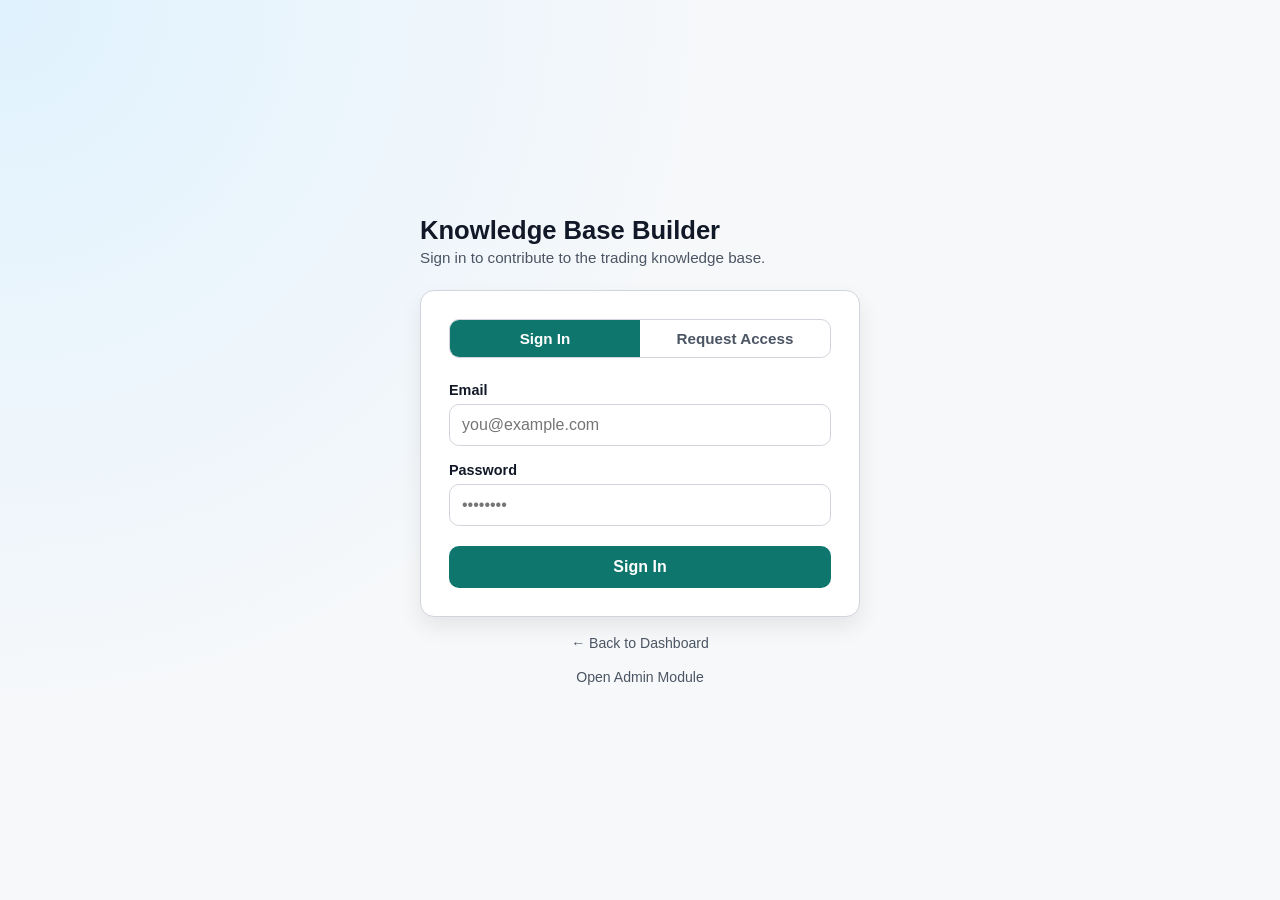
<file: web/templates/login.html>
<!DOCTYPE html>
<html lang="en">
<head>
    <meta charset="UTF-8">
    <meta name="viewport" content="width=device-width, initial-scale=1.0">
    <title>KB Builder – Sign In</title>
    <style>
        :root {
            --bg: #f6f8fa;
            --panel: #ffffff;
            --text: #111827;
            --muted: #4b5563;
            --accent: #0f766e;
            --accent-dark: #115e59;
            --border: #d1d5db;
            --ok: #065f46;
            --err: #991b1b;
        }

        * { box-sizing: border-box; }

        body {
            margin: 0;
            font-family: "Segoe UI", Tahoma, Geneva, Verdana, sans-serif;
            background: radial-gradient(circle at top left, #e0f2fe 0%, var(--bg) 45%);
            color: var(--text);
            min-height: 100vh;
            display: flex;
            align-items: center;
            justify-content: center;
            padding: 24px 16px;
        }

        .container {
            width: 100%;
            max-width: 440px;
        }

        h1 {
            font-size: 1.6rem;
            margin: 0 0 4px;
        }

        .subtitle {
            color: var(--muted);
            margin: 0 0 24px;
            font-size: 0.95rem;
        }

        .card {
            background: var(--panel);
            border: 1px solid var(--border);
            border-radius: 14px;
            box-shadow: 0 10px 22px rgba(0, 0, 0, 0.08);
            padding: 28px;
        }

        .tabs {
            display: flex;
            gap: 0;
            margin-bottom: 24px;
            border: 1px solid var(--border);
            border-radius: 10px;
            overflow: hidden;
        }

        .tab-btn {
            flex: 1;
            padding: 10px;
            border: 0;
            background: transparent;
            cursor: pointer;
            font-size: 0.95rem;
            font-weight: 600;
            color: var(--muted);
            transition: background 0.15s, color 0.15s;
        }

        .tab-btn.active {
            background: var(--accent);
            color: #fff;
        }

        .tab-btn:not(.active):hover {
            background: #f0fdf4;
            color: var(--accent);
        }

        .tab-panel { display: none; }
        .tab-panel.active { display: block; }

        .field { margin-bottom: 16px; }

        label {
            display: block;
            font-weight: 600;
            font-size: 0.9rem;
            margin-bottom: 6px;
        }

        input[type="email"],
        input[type="password"],
        input[type="text"] {
            width: 100%;
            padding: 11px 12px;
            border: 1px solid var(--border);
            border-radius: 10px;
            font-size: 1rem;
        }

        input:focus {
            outline: 2px solid #99f6e4;
            border-color: var(--accent);
        }

        .btn {
            width: 100%;
            border: 0;
            border-radius: 10px;
            background: var(--accent);
            color: #fff;
            padding: 12px;
            font-size: 1rem;
            font-weight: 700;
            cursor: pointer;
            margin-top: 4px;
        }

        .btn:hover { background: var(--accent-dark); }
        .btn:disabled { opacity: 0.7; cursor: wait; }

        .msg {
            margin-top: 16px;
            padding: 12px;
            border-radius: 8px;
            font-size: 0.9rem;
            display: none;
        }

        .msg.ok {
            background: #d1fae5;
            color: var(--ok);
            border: 1px solid #6ee7b7;
            display: block;
        }

        .msg.err {
            background: #fee2e2;
            color: var(--err);
            border: 1px solid #fca5a5;
            display: block;
        }

        .info-box {
            background: #eff6ff;
            border: 1px solid #bfdbfe;
            border-radius: 8px;
            padding: 12px;
            font-size: 0.85rem;
            color: #1e40af;
            margin-bottom: 16px;
            line-height: 1.5;
        }

        .back-link {
            display: block;
            text-align: center;
            margin-top: 18px;
            color: var(--muted);
            font-size: 0.88rem;
            text-decoration: none;
        }

        .back-link:hover { color: var(--accent); }

        @media (max-width: 480px) {
            .card { padding: 20px; }
            h1 { font-size: 1.3rem; }
        }
    </style>
</head>
<body>
    <div class="container">
        <h1>Knowledge Base Builder</h1>
        <p class="subtitle">Sign in to contribute to the trading knowledge base.</p>

        <div class="card">
            <div class="tabs">
                <button class="tab-btn active" data-tab="login">Sign In</button>
                <button class="tab-btn" data-tab="register">Request Access</button>
            </div>

            <!-- Login Tab -->
            <div id="tab-login" class="tab-panel active">
                <form id="loginForm">
                    <div class="field">
                        <label for="loginEmail">Email</label>
                        <input id="loginEmail" type="email" placeholder="you@example.com" autocomplete="username" required>
                    </div>
                    <div class="field">
                        <label for="loginPassword">Password</label>
                        <input id="loginPassword" type="password" placeholder="••••••••" autocomplete="current-password" required>
                    </div>
                    <button class="btn" id="loginBtn" type="submit">Sign In</button>
                </form>
                <div id="loginMsg" class="msg"></div>
            </div>

            <!-- Register Tab -->
            <div id="tab-register" class="tab-panel">
                <div class="info-box">
                    After submitting, check your inbox for a <strong>verification email</strong>.
                    Click the link inside to verify your address, then wait for admin approval before you can log in.
                </div>
                <form id="registerForm">
                    <div class="field">
                        <label for="regEmail">Email</label>
                        <input id="regEmail" type="email" placeholder="you@example.com" autocomplete="username" required>
                    </div>
                    <div class="field">
                        <label for="regPassword">Password <span style="font-weight:400;color:var(--muted)">(min 8 characters)</span></label>
                        <input id="regPassword" type="password" placeholder="••••••••" autocomplete="new-password" required minlength="8">
                    </div>
                    <div class="field">
                        <label for="regConfirm">Confirm Password</label>
                        <input id="regConfirm" type="password" placeholder="••••••••" autocomplete="new-password" required minlength="8">
                    </div>
                    <button class="btn" id="registerBtn" type="submit">Request Access</button>
                </form>
                <div id="registerMsg" class="msg"></div>
                <div id="resendArea" style="display:none;margin-top:14px;text-align:center">
                    <span style="font-size:0.87rem;color:var(--muted)">Didn't receive the email?</span>
                    <button id="resendBtn" type="button"
                        style="background:none;border:none;color:var(--accent);font-size:0.87rem;font-weight:600;cursor:pointer;text-decoration:underline;padding:0 4px">
                        Resend verification email
                    </button>
                </div>
            </div>
        </div>

        <a href="/" class="back-link">← Back to Dashboard</a>
        <a href="/admin" class="back-link">Open Admin Module</a>
    </div>

    <script>
        // ── Tab switching ───────────────────────────────────────────────────
        document.querySelectorAll(".tab-btn").forEach(btn => {
            btn.addEventListener("click", () => {
                const target = btn.dataset.tab;
                document.querySelectorAll(".tab-btn").forEach(b => b.classList.remove("active"));
                document.querySelectorAll(".tab-panel").forEach(p => p.classList.remove("active"));
                btn.classList.add("active");
                document.getElementById("tab-" + target).classList.add("active");
            });
        });

        // ── Handle verification redirect params ─────────────────────────────
        const urlParams = new URLSearchParams(window.location.search);
        if (urlParams.get("verified") === "1") {
            const loginMsg = document.getElementById("loginMsg");
            loginMsg.className = "msg ok";
            loginMsg.textContent = "✅ Email verified! Your request is now awaiting admin approval.";
        } else if (urlParams.get("verified_error") === "1") {
            const loginMsg = document.getElementById("loginMsg");
            loginMsg.className = "msg err";
            loginMsg.textContent = "Verification link is invalid or has expired. Please register again or use Resend.";
        }

        // ── Redirect if already authenticated ──────────────────────────────
        const existingToken = localStorage.getItem("kb_token");
        if (existingToken) {
            // Verify token is still valid
            fetch("/auth/me", {
                headers: { "Authorization": "Bearer " + existingToken }
            }).then(r => {
                if (r.ok) window.location.href = "/knowledge-base-builder";
            });
        }

        // ── Redirect target ─────────────────────────────────────────────────
        const params = new URLSearchParams(window.location.search);
        const redirectTo = params.get("next") || "";

        // ── Login form ──────────────────────────────────────────────────────
        const loginForm = document.getElementById("loginForm");
        const loginMsg  = document.getElementById("loginMsg");
        const loginBtn  = document.getElementById("loginBtn");

        loginForm.addEventListener("submit", async e => {
            e.preventDefault();
            loginMsg.className = "msg";
            loginBtn.disabled = true;
            loginBtn.textContent = "Signing in…";

            const email    = document.getElementById("loginEmail").value.trim();
            const password = document.getElementById("loginPassword").value;

            try {
                const resp = await fetch("/auth/login", {
                    method: "POST",
                    headers: { "Content-Type": "application/json" },
                    body: JSON.stringify({ email, password })
                });
                const data = await resp.json();
                if (!resp.ok) throw new Error(data.detail || "Login failed");

                localStorage.setItem("kb_token", data.access_token);
                loginMsg.className = "msg ok";
                loginMsg.textContent = "Signed in! Redirecting…";
                if (redirectTo) {
                    setTimeout(() => window.location.href = redirectTo, 600);
                } else {
                    const meResp = await fetch("/auth/me", {
                        headers: { "Authorization": "Bearer " + data.access_token }
                    });
                    const me = meResp.ok ? await meResp.json() : null;
                    const nextPath = me && me.is_admin ? "/admin" : "/knowledge-base-builder";
                    setTimeout(() => window.location.href = nextPath, 600);
                }
            } catch (err) {
                loginMsg.className = "msg err";
                loginMsg.textContent = err.message;
            } finally {
                loginBtn.disabled = false;
                loginBtn.textContent = "Sign In";
            }
        });

        // ── Register form ───────────────────────────────────────────────────
        const registerForm = document.getElementById("registerForm");
        const registerMsg  = document.getElementById("registerMsg");
        const registerBtn  = document.getElementById("registerBtn");

        let _lastRegisteredEmail = "";

        registerForm.addEventListener("submit", async e => {
            e.preventDefault();
            registerMsg.className = "msg";
            registerBtn.disabled = true;
            registerBtn.textContent = "Submitting…";

            const email    = document.getElementById("regEmail").value.trim();
            const password = document.getElementById("regPassword").value;
            const confirm  = document.getElementById("regConfirm").value;

            if (password !== confirm) {
                registerMsg.className = "msg err";
                registerMsg.textContent = "Passwords do not match";
                registerBtn.disabled = false;
                registerBtn.textContent = "Request Access";
                return;
            }

            try {
                const resp = await fetch("/auth/register", {
                    method: "POST",
                    headers: { "Content-Type": "application/json" },
                    body: JSON.stringify({ email, password })
                });
                const data = await resp.json();
                if (!resp.ok) throw new Error(data.detail || "Registration failed");

                _lastRegisteredEmail = email;
                registerMsg.className = "msg ok";
                registerMsg.textContent = data.message || "Request submitted.";
                registerForm.reset();

                // Show resend option if a verification email was sent
                if (data.email_verification_sent) {
                    document.getElementById("resendArea").style.display = "block";
                }

                // Auto-redirect admin immediately
                if (data.approved && data.token) {
                    localStorage.setItem("kb_token", data.token);
                    setTimeout(() => window.location.href = redirectTo, 800);
                }
            } catch (err) {
                registerMsg.className = "msg err";
                registerMsg.textContent = err.message;
            } finally {
                registerBtn.disabled = false;
                registerBtn.textContent = "Request Access";
            }
        });

        // ── Resend verification ─────────────────────────────────────────────
        const resendBtn = document.getElementById("resendBtn");

        resendBtn.addEventListener("click", async () => {
            const email = _lastRegisteredEmail || document.getElementById("regEmail").value.trim();
            if (!email) {
                registerMsg.className = "msg err";
                registerMsg.textContent = "Enter your email address above, then click Resend.";
                return;
            }
            resendBtn.disabled = true;
            resendBtn.textContent = "Sending…";
            try {
                await fetch("/auth/resend-verification", {
                    method: "POST",
                    headers: { "Content-Type": "application/json" },
                    body: JSON.stringify({ email })
                });
                registerMsg.className = "msg ok";
                registerMsg.textContent = "If that address is registered and unverified, a new link has been sent. Check your inbox.";
            } catch (_) {
                registerMsg.className = "msg err";
                registerMsg.textContent = "Could not resend email. Please try again.";
            } finally {
                resendBtn.disabled = false;
                resendBtn.textContent = "Resend verification email";
            }
        });
    </script>
</body>
</html>
</file>
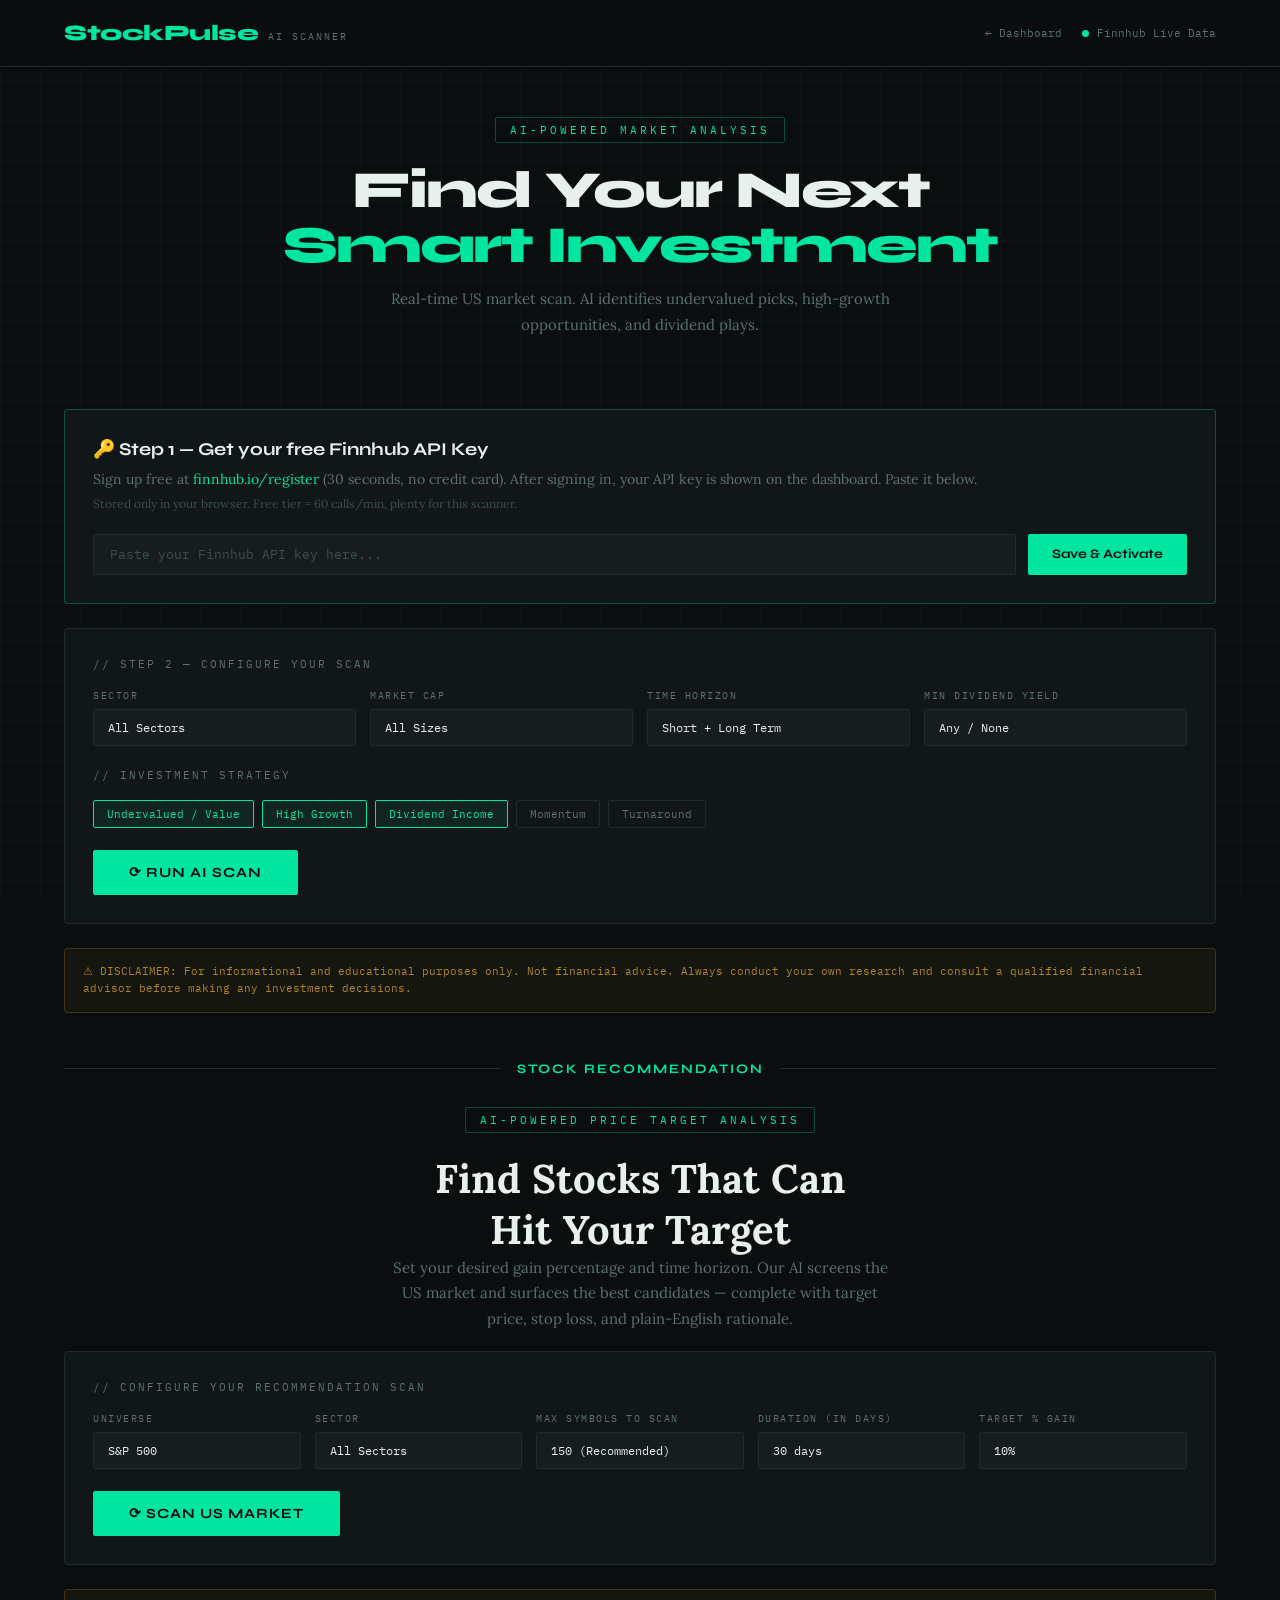
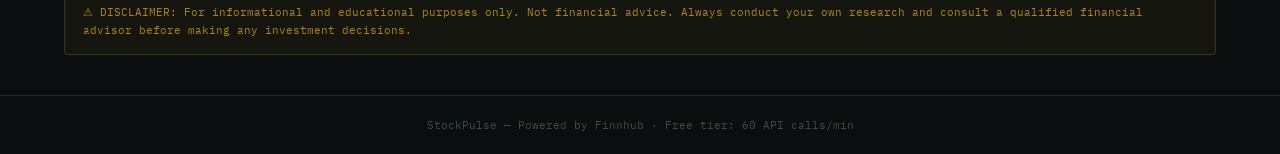
<file: web/templates/stock-scanner.html>
<!DOCTYPE html>
<html lang="en">
<head>
<meta charset="UTF-8">
<meta name="viewport" content="width=device-width, initial-scale=1.0">
<title>StockPulse — AI Market Scanner</title>
<link href="https://fonts.googleapis.com/css2?family=Syne:wght@400;600;700;800&family=IBM+Plex+Mono:wght@400;500&family=Lora:ital,wght@0,400;0,600;1,400&display=swap" rel="stylesheet">
<style>
  :root {
    --bg: #0a0e0f; --surface: #111618; --surface2: #171d1f; --border: #1f2a2d;
    --accent: #00e5a0; --accent2: #00b37a; --gold: #f0b429; --red: #ff4d6a;
    --blue: #4d9fff; --text: #e8f0ee; --muted: #5a7270; --muted2: #3a4f4d;
  }
  * { box-sizing: border-box; margin: 0; padding: 0; }
  body { background: var(--bg); color: var(--text); font-family: 'Lora', Georgia, serif; min-height: 100vh; overflow-x: hidden; }
  body::before { content: ''; position: fixed; inset: 0; background-image: linear-gradient(rgba(0,229,160,0.03) 1px, transparent 1px), linear-gradient(90deg, rgba(0,229,160,0.03) 1px, transparent 1px); background-size: 40px 40px; pointer-events: none; z-index: 0; }
  .container { max-width: 1200px; margin: 0 auto; padding: 0 24px; position: relative; z-index: 1; }
  header { border-bottom: 1px solid var(--border); padding: 20px 0; background: rgba(10,14,15,0.92); backdrop-filter: blur(12px); position: sticky; top: 0; z-index: 100; }
  .header-inner { display: flex; align-items: center; justify-content: space-between; }
  .logo { display: flex; align-items: baseline; gap: 10px; }
  .logo-mark { font-family: 'Syne', sans-serif; font-weight: 800; font-size: 22px; color: var(--accent); letter-spacing: -0.5px; }
  .logo-sub { font-family: 'IBM Plex Mono', monospace; font-size: 10px; color: var(--muted); letter-spacing: 2px; text-transform: uppercase; }
  .status-pill { display: flex; align-items: center; gap: 8px; font-family: 'IBM Plex Mono', monospace; font-size: 11px; color: var(--muted); }
  .status-dot { width: 7px; height: 7px; border-radius: 50%; background: var(--accent); animation: pulse 2s infinite; }
  @keyframes pulse { 0%,100%{opacity:1}50%{opacity:0.3} }
  .api-setup { background: var(--surface); border: 1px solid rgba(0,229,160,0.3); border-radius: 4px; padding: 28px; margin: 40px 0 24px; }
  .api-setup-title { font-family: 'Syne', sans-serif; font-weight: 700; font-size: 18px; margin-bottom: 8px; }
  .api-setup-desc { font-size: 14px; color: var(--muted); line-height: 1.7; margin-bottom: 18px; }
  .api-setup-desc a { color: var(--accent); text-decoration: none; }
  .api-input-row { display: flex; gap: 12px; flex-wrap: wrap; }
  .api-input-row input { flex: 1; min-width: 240px; background: var(--surface2); border: 1px solid var(--border); color: var(--text); padding: 11px 16px; font-family: 'IBM Plex Mono', monospace; font-size: 13px; border-radius: 2px; outline: none; transition: border-color 0.2s; }
  .api-input-row input:focus { border-color: var(--accent); }
  .api-input-row input::placeholder { color: var(--muted2); }
  .save-key-btn { background: var(--accent); color: #0a0e0f; border: none; padding: 11px 24px; font-family: 'Syne', sans-serif; font-weight: 700; font-size: 13px; border-radius: 2px; cursor: pointer; transition: all 0.2s; white-space: nowrap; }
  .save-key-btn:hover { background: var(--accent2); }
  .key-saved { display: none; font-family: 'IBM Plex Mono', monospace; font-size: 11px; color: var(--accent); margin-top: 10px; }
  .key-saved.visible { display: block; }
  .hero { padding: 50px 0 32px; text-align: center; }
  .hero-tag { display: inline-block; font-family: 'IBM Plex Mono', monospace; font-size: 11px; letter-spacing: 3px; text-transform: uppercase; color: var(--accent); border: 1px solid rgba(0,229,160,0.3); padding: 5px 14px; border-radius: 2px; margin-bottom: 20px; }
  h1 { font-family: 'Syne', sans-serif; font-weight: 800; font-size: clamp(28px, 5vw, 52px); line-height: 1.05; letter-spacing: -2px; margin-bottom: 14px; }
  h1 span { color: var(--accent); }
  .hero-desc { color: var(--muted); font-size: 15px; max-width: 500px; margin: 0 auto; line-height: 1.7; }
  .scanner-panel { background: var(--surface); border: 1px solid var(--border); border-radius: 4px; padding: 28px; margin-bottom: 24px; }
  .panel-title { font-family: 'IBM Plex Mono', monospace; font-size: 11px; letter-spacing: 2px; text-transform: uppercase; color: var(--muted); margin-bottom: 18px; }
  .filters { display: grid; grid-template-columns: repeat(auto-fit, minmax(170px, 1fr)); gap: 14px; margin-bottom: 22px; }
  .filter-group label { display: block; font-family: 'IBM Plex Mono', monospace; font-size: 10px; letter-spacing: 1.5px; text-transform: uppercase; color: var(--muted); margin-bottom: 7px; }
  .filter-group select { width: 100%; background: var(--surface2); border: 1px solid var(--border); color: var(--text); padding: 10px 14px; font-family: 'IBM Plex Mono', monospace; font-size: 12px; border-radius: 2px; outline: none; transition: border-color 0.2s; appearance: none; cursor: pointer; }
  .filter-group select:focus { border-color: var(--accent); }
  .strategy-tags { display: flex; gap: 8px; flex-wrap: wrap; margin-bottom: 22px; }
  .tag { font-family: 'IBM Plex Mono', monospace; font-size: 11px; padding: 6px 13px; border-radius: 2px; border: 1px solid var(--border); color: var(--muted); cursor: pointer; transition: all 0.2s; user-select: none; }
  .tag.active { border-color: var(--accent); color: var(--accent); background: rgba(0,229,160,0.07); }
  .scan-btn { background: var(--accent); color: #0a0e0f; border: none; padding: 14px 36px; font-family: 'Syne', sans-serif; font-weight: 700; font-size: 14px; letter-spacing: 1px; text-transform: uppercase; border-radius: 2px; cursor: pointer; transition: all 0.2s; display: flex; align-items: center; gap: 10px; }
  .scan-btn:hover { background: var(--accent2); transform: translateY(-1px); }
  .scan-btn:disabled { opacity: 0.5; cursor: not-allowed; transform: none; }
  .loading-state { display: none; text-align: center; padding: 60px 20px; }
  .loading-state.visible { display: block; }
  .spinner { width: 38px; height: 38px; border: 2px solid var(--border); border-top-color: var(--accent); border-radius: 50%; animation: spin 0.8s linear infinite; margin: 0 auto 18px; }
  @keyframes spin { to { transform: rotate(360deg); } }
  .loading-text { font-family: 'IBM Plex Mono', monospace; font-size: 13px; color: var(--muted); }
  .loading-steps { margin-top: 14px; display: flex; flex-direction: column; align-items: center; gap: 5px; }
  .loading-step { font-family: 'IBM Plex Mono', monospace; font-size: 11px; color: var(--muted2); opacity: 0; transition: opacity 0.4s; }
  .loading-step.active { color: var(--accent); opacity: 1; }
  .loading-step.done { color: var(--muted); opacity: 0.6; }
  .progress-bar-wrap { width: 200px; height: 2px; background: var(--border); margin: 16px auto 0; border-radius: 2px; overflow: hidden; }
  .progress-bar { height: 100%; background: var(--accent); width: 0%; transition: width 0.5s; }
  .results-section { display: none; }
  .results-section.visible { display: block; }
  .results-header { display: flex; align-items: center; justify-content: space-between; margin-bottom: 20px; }
  .results-title { font-family: 'Syne', sans-serif; font-weight: 700; font-size: 20px; }
  .results-count { font-family: 'IBM Plex Mono', monospace; font-size: 12px; color: var(--muted); }
  .stocks-grid { display: grid; grid-template-columns: repeat(auto-fill, minmax(340px, 1fr)); gap: 18px; margin-bottom: 40px; }
  .stock-card { background: var(--surface); border: 1px solid var(--border); border-radius: 4px; padding: 22px; transition: border-color 0.2s, transform 0.2s; opacity: 0; transform: translateY(16px); animation: cardIn 0.4s forwards; }
  .stock-card:hover { border-color: var(--accent); transform: translateY(-2px); }
  @keyframes cardIn { to { opacity: 1; transform: translateY(0); } }
  .card-top { display: flex; justify-content: space-between; align-items: flex-start; margin-bottom: 14px; }
  .stock-ticker { font-family: 'Syne', sans-serif; font-weight: 800; font-size: 22px; letter-spacing: -0.5px; }
  .stock-name { font-size: 12px; color: var(--muted); margin-top: 3px; font-family: 'IBM Plex Mono', monospace; max-width: 200px; overflow: hidden; text-overflow: ellipsis; white-space: nowrap; }
  .score-badge { text-align: right; }
  .score-label { font-family: 'IBM Plex Mono', monospace; font-size: 9px; letter-spacing: 1.5px; text-transform: uppercase; color: var(--muted); margin-bottom: 2px; }
  .score-value { font-family: 'Syne', sans-serif; font-weight: 800; font-size: 26px; line-height: 1; }
  .score-high { color: var(--accent); }
  .score-mid { color: var(--gold); }
  .score-low { color: var(--red); }
  .metrics-row { display: grid; grid-template-columns: repeat(3, 1fr); gap: 10px; padding: 14px 0; border-top: 1px solid var(--border); border-bottom: 1px solid var(--border); margin-bottom: 14px; }
  .metric { text-align: center; }
  .metric-label { font-family: 'IBM Plex Mono', monospace; font-size: 9px; letter-spacing: 1px; text-transform: uppercase; color: var(--muted); margin-bottom: 4px; }
  .metric-value { font-family: 'IBM Plex Mono', monospace; font-size: 13px; font-weight: 500; }
  .up { color: var(--accent); } .down { color: var(--red); }
  .strategy-labels { display: flex; gap: 6px; flex-wrap: wrap; margin-bottom: 12px; }
  .strategy-label { font-family: 'IBM Plex Mono', monospace; font-size: 9px; letter-spacing: 1px; text-transform: uppercase; padding: 3px 8px; border-radius: 2px; }
  .label-value { background: rgba(77,159,255,0.15); color: var(--blue); }
  .label-growth { background: rgba(0,229,160,0.1); color: var(--accent); }
  .label-dividend { background: rgba(240,180,41,0.12); color: var(--gold); }
  .label-momentum { background: rgba(255,77,106,0.12); color: var(--red); }
  .ai-analysis { font-size: 13px; line-height: 1.7; color: #a0b8b4; font-style: italic; border-left: 2px solid var(--accent); padding-left: 12px; }
  .ai-summary-section { background: var(--surface); border: 1px solid var(--border); border-radius: 4px; padding: 26px; margin-bottom: 28px; display: none; }
  .ai-summary-section.visible { display: block; }
  .ai-summary-header { display: flex; align-items: center; gap: 10px; margin-bottom: 14px; }
  .ai-icon { width: 28px; height: 28px; background: rgba(0,229,160,0.1); border: 1px solid rgba(0,229,160,0.3); border-radius: 50%; display: flex; align-items: center; justify-content: center; font-size: 13px; }
  .ai-summary-title { font-family: 'Syne', sans-serif; font-weight: 700; font-size: 16px; }
  .ai-summary-text { font-size: 15px; line-height: 1.8; color: #a0b8b4; }
  .error-msg { display: none; background: rgba(255,77,106,0.07); border: 1px solid rgba(255,77,106,0.3); border-radius: 4px; padding: 16px 20px; font-family: 'IBM Plex Mono', monospace; font-size: 12px; color: var(--red); margin-bottom: 20px; line-height: 1.6; }
  .error-msg.visible { display: block; }
  .disclaimer { background: rgba(240,180,41,0.05); border: 1px solid rgba(240,180,41,0.2); border-radius: 4px; padding: 14px 18px; margin-bottom: 40px; font-family: 'IBM Plex Mono', monospace; font-size: 11px; color: rgba(240,180,41,0.7); line-height: 1.6; }
  footer { border-top: 1px solid var(--border); padding: 22px 0; text-align: center; font-family: 'IBM Plex Mono', monospace; font-size: 11px; color: var(--muted2); }

  /* ── BACK LINK ── */
  .back-link { font-family: 'IBM Plex Mono', monospace; font-size: 11px; color: var(--muted); text-decoration: none; display: inline-flex; align-items: center; gap: 6px; transition: color 0.2s; }
  .back-link:hover { color: var(--accent); }
  .header-nav { display: flex; align-items: center; gap: 20px; }

  /* ── MOBILE RESPONSIVE ── */
  @media (max-width: 768px) {
    .container { padding: 0 16px; }
    .logo-mark { font-size: 18px; }
    .logo-sub { display: none; }
    .status-pill span { display: none; }
    .hero { padding: 28px 0 20px; }
    h1 { letter-spacing: -1px; }
    .hero-desc { font-size: 13px; }
    .api-setup { padding: 20px; margin: 24px 0 16px; }
    .api-input-row { flex-direction: column; }
    .api-input-row input { min-width: unset; }
    .save-key-btn { width: 100%; padding: 12px; }
    .scanner-panel { padding: 20px; }
    .filters { grid-template-columns: 1fr 1fr; gap: 12px; }
    .strategy-tags { gap: 6px; }
    .tag { font-size: 10px; padding: 5px 10px; }
    .scan-btn { width: 100%; justify-content: center; padding: 14px; }
    .stocks-grid { grid-template-columns: 1fr; gap: 14px; }
    .results-header { flex-direction: column; align-items: flex-start; gap: 6px; }
    .ai-summary-section { padding: 18px; }
  }

  @media (max-width: 480px) {
    .container { padding: 0 12px; }
    .hero { padding: 20px 0 16px; }
    .api-setup { padding: 16px; }
    .api-setup-title { font-size: 15px; }
    .scanner-panel { padding: 16px; }
    .filters { grid-template-columns: 1fr; gap: 10px; }
    .stock-card { padding: 16px; }
    .card-top { gap: 8px; }
    .stock-ticker { font-size: 18px; }
    .score-value { font-size: 22px; }
    .metrics-row { grid-template-columns: repeat(3, 1fr); gap: 6px; }
    .metric-value { font-size: 11px; }
    .disclaimer { font-size: 10px; }
  }
  /* ── SECTION DIVIDER ── */
  .section-divider { display: flex; align-items: center; gap: 16px; margin: 48px 0 0; }
  .section-divider::before, .section-divider::after { content: ''; flex: 1; height: 1px; background: var(--border); }
  .section-divider-label { font-family: 'Syne', sans-serif; font-weight: 700; font-size: 13px; letter-spacing: 2px; text-transform: uppercase; color: var(--accent); white-space: nowrap; }

  /* ── RECOMMENDATION CARD EXTRAS ── */
  .exit-strategy { background: var(--surface2); border-radius: 4px; padding: 12px 14px; margin-top: 12px; }
  .exit-strategy-title { font-family: 'IBM Plex Mono', monospace; font-size: 9px; letter-spacing: 1.5px; text-transform: uppercase; color: var(--muted); margin-bottom: 8px; }
  .exit-row { display: flex; justify-content: space-between; gap: 10px; }
  .exit-item { flex: 1; text-align: center; }
  .exit-label { font-family: 'IBM Plex Mono', monospace; font-size: 9px; letter-spacing: 1px; text-transform: uppercase; color: var(--muted); margin-bottom: 3px; }
  .exit-value { font-family: 'IBM Plex Mono', monospace; font-size: 13px; font-weight: 500; }
  .target-price { color: var(--accent); }
  .stop-loss { color: var(--red); }
  .why-section { font-size: 12px; line-height: 1.7; color: #a0b8b4; font-style: italic; border-left: 2px solid var(--blue); padding-left: 12px; margin-top: 10px; }
  .risk-tags { display: flex; gap: 5px; flex-wrap: wrap; margin-top: 8px; }
  .risk-tag { font-family: 'IBM Plex Mono', monospace; font-size: 9px; padding: 2px 7px; border-radius: 2px; background: rgba(255,77,106,0.1); color: var(--red); }
</style>
</head>
<body>
<header>
  <div class="container header-inner">
    <div class="logo">
      <span class="logo-mark">StockPulse</span>
      <span class="logo-sub">AI Scanner</span>
    </div>
    <div class="header-nav">
      <a href="/" class="back-link">← Dashboard</a>
      <div class="status-pill"><div class="status-dot"></div><span>Finnhub Live Data</span></div>
    </div>
  </div>
</header>

<div class="container">
  <div class="hero">
    <div class="hero-tag">AI-Powered Market Analysis</div>
    <h1>Find Your Next<br><span>Smart Investment</span></h1>
    <p class="hero-desc">Real-time US market scan. AI identifies undervalued picks, high-growth opportunities, and dividend plays.</p>
  </div>

  <div class="api-setup" id="apiSetup">
    <div class="api-setup-title">🔑 Step 1 — Get your free Finnhub API Key</div>
    <div class="api-setup-desc">
      Sign up free at <a href="https://finnhub.io/register" target="_blank" rel="noopener noreferrer">finnhub.io/register</a> (30 seconds, no credit card).
      After signing in, your API key is shown on the dashboard. Paste it below.<br>
      <span style="font-size:12px; color: var(--muted2);">Stored only in your browser. Free tier = 60 calls/min, plenty for this scanner.</span>
    </div>
    <div class="api-input-row">
      <input type="password" id="apiKeyInput" placeholder="Paste your Finnhub API key here..." autocomplete="off" />
      <button class="save-key-btn" id="saveKeyBtn">Save &amp; Activate</button>
    </div>
    <div class="key-saved" id="keySaved">✓ Key saved — scroll down and run your scan!</div>
  </div>

  <div class="scanner-panel">
    <div class="panel-title">// Step 2 — Configure Your Scan</div>
    <div class="filters">
      <div class="filter-group">
        <label>Sector</label>
        <select id="sectorFilter">
          <option value="all">All Sectors</option>
          <option value="technology">Technology</option>
          <option value="healthcare">Healthcare</option>
          <option value="finance">Finance</option>
          <option value="consumer">Consumer</option>
          <option value="energy">Energy</option>
          <option value="industrials">Industrials</option>
        </select>
      </div>
      <div class="filter-group">
        <label>Market Cap</label>
        <select id="capFilter">
          <option value="all">All Sizes</option>
          <option value="large">Large Cap ($10B+)</option>
          <option value="mid">Mid Cap ($2B–$10B)</option>
          <option value="small">Small Cap (&lt;$2B)</option>
        </select>
      </div>
      <div class="filter-group">
        <label>Time Horizon</label>
        <select id="horizonFilter">
          <option value="both">Short + Long Term</option>
          <option value="short">Short Term</option>
          <option value="long">Long Term</option>
        </select>
      </div>
      <div class="filter-group">
        <label>Min Dividend Yield</label>
        <select id="dividendFilter">
          <option value="0">Any / None</option>
          <option value="1">1%+</option>
          <option value="2">2%+</option>
          <option value="3">3%+</option>
        </select>
      </div>
    </div>
    <div style="margin-bottom:20px;">
      <div class="panel-title">// Investment Strategy</div>
      <div class="strategy-tags">
        <div class="tag active" data-strategy="value">Undervalued / Value</div>
        <div class="tag active" data-strategy="growth">High Growth</div>
        <div class="tag active" data-strategy="dividend">Dividend Income</div>
        <div class="tag" data-strategy="momentum">Momentum</div>
        <div class="tag" data-strategy="turnaround">Turnaround</div>
      </div>
    </div>
    <button class="scan-btn" id="scanBtn">⟳ Run AI Scan</button>
  </div>

  <div class="error-msg" id="errorMsg"></div>

  <div class="loading-state" id="loadingState">
    <div class="spinner"></div>
    <div class="loading-text" id="loadingText">Initializing scanner...</div>
    <div class="loading-steps">
      <div class="loading-step" id="step1">→ Building stock universe</div>
      <div class="loading-step" id="step2">→ Fetching quotes &amp; fundamentals</div>
      <div class="loading-step" id="step3">→ Scoring investment metrics</div>
      <div class="loading-step" id="step4">→ Running AI analysis</div>
      <div class="loading-step" id="step5">→ Generating recommendations</div>
    </div>
    <div class="progress-bar-wrap"><div class="progress-bar" id="progressBar"></div></div>
  </div>

  <div class="ai-summary-section" id="aiSummary">
    <div class="ai-summary-header">
      <div class="ai-icon">✦</div>
      <div class="ai-summary-title">AI Market Overview</div>
    </div>
    <div class="ai-summary-text" id="aiSummaryText"></div>
  </div>

  <div class="results-section" id="resultsSection">
    <div class="results-header">
      <div class="results-title">Top Picks</div>
      <div class="results-count" id="resultsCount"></div>
    </div>
    <div class="stocks-grid" id="stocksGrid"></div>
  </div>

  <div class="disclaimer">⚠ DISCLAIMER: For informational and educational purposes only. Not financial advice. Always conduct your own research and consult a qualified financial advisor before making any investment decisions.</div>

  <!-- ── STOCK RECOMMENDATION SECTION ── -->
  <div class="section-divider">
    <span class="section-divider-label">Stock Recommendation</span>
  </div>

  <div class="hero" style="padding:30px 0 20px;">
    <div class="hero-tag">AI-Powered Price Target Analysis</div>
    <h2 style="font-size:clamp(22px,4vw,40px);">Find Stocks That Can<br><span>Hit Your Target</span></h2>
    <p class="hero-desc">Set your desired gain percentage and time horizon. Our AI screens the US market and surfaces the best candidates — complete with target price, stop loss, and plain-English rationale.</p>
  </div>

  <div class="scanner-panel" id="recPanel">
    <div class="panel-title">// Configure Your Recommendation Scan</div>
    <div class="filters">
      <div class="filter-group">
        <label>Universe</label>
        <select id="recUniverse">
          <option value="sp500">S&amp;P 500</option>
          <option value="nasdaq100">Nasdaq 100</option>
          <option value="combined">Combined</option>
        </select>
      </div>
      <div class="filter-group">
        <label>Sector</label>
        <select id="recSector">
          <option value="">All Sectors</option>
          <option value="technology">Technology</option>
          <option value="healthcare">Healthcare</option>
          <option value="financial services">Financial Services</option>
          <option value="consumer cyclical">Consumer Cyclical</option>
          <option value="energy">Energy</option>
          <option value="industrials">Industrials</option>
          <option value="utilities">Utilities</option>
        </select>
      </div>
      <div class="filter-group">
        <label>Max Symbols to Scan</label>
        <select id="recMaxSymbols">
          <option value="25">25 (Fast)</option>
          <option value="80">80</option>
          <option value="150" selected>150 (Recommended)</option>
          <option value="250">250 (Deep)</option>
          <option value="400">400 (Broad)</option>
        </select>
      </div>
      <div class="filter-group">
        <label>Duration (in days)</label>
        <select id="recDuration">
          <option value="7">7 days</option>
          <option value="14">14 days</option>
          <option value="30" selected>30 days</option>
          <option value="60">60 days</option>
          <option value="90">90 days</option>
          <option value="180">180 days</option>
        </select>
      </div>
      <div class="filter-group">
        <label>Target % Gain</label>
        <select id="recTargetPct">
          <option value="5">5%</option>
          <option value="10" selected>10%</option>
          <option value="15">15%</option>
          <option value="20">20%</option>
          <option value="30">30%</option>
          <option value="50">50%</option>
        </select>
      </div>
    </div>
    <button class="scan-btn" id="recScanBtn">⟳ Scan US Market</button>
  </div>

  <div class="error-msg" id="recErrorMsg"></div>

  <div class="loading-state" id="recLoadingState">
    <div class="spinner"></div>
    <div class="loading-text" id="recLoadingText">Initializing recommendation engine...</div>
    <div class="loading-steps">
      <div class="loading-step" id="rstep1">→ Building stock universe</div>
      <div class="loading-step" id="rstep2">→ Running fundamental analysis</div>
      <div class="loading-step" id="rstep3">→ Running technical analysis</div>
      <div class="loading-step" id="rstep4">→ Scoring and ranking candidates</div>
      <div class="loading-step" id="rstep5">→ Generating price targets &amp; exit strategies</div>
    </div>
    <div class="progress-bar-wrap"><div class="progress-bar" id="recProgressBar"></div></div>
  </div>

  <div class="results-section" id="recResultsSection">
    <div class="results-header">
      <div class="results-title">Recommended Stocks</div>
      <div class="results-count" id="recResultsCount"></div>
    </div>
    <div class="stocks-grid" id="recStocksGrid"></div>
  </div>

  <div class="disclaimer">⚠ DISCLAIMER: For informational and educational purposes only. Not financial advice. Always conduct your own research and consult a qualified financial advisor before making any investment decisions.</div>
</div>

<footer><div class="container">StockPulse — Powered by Finnhub · Free tier: 60 API calls/min</div></footer>

<script>
const UNIVERSE = {
  technology:  ['AAPL','MSFT','NVDA','GOOGL','META','ORCL','CRM','ADBE','INTC','AMD','QCOM','TXN','MU','NOW','SNOW'],
  healthcare:  ['JNJ','UNH','PFE','ABBV','MRK','LLY','BMY','AMGN','GILD','CVS','HUM','MDT','ABT','ISRG'],
  finance:     ['JPM','BAC','WFC','GS','MS','BLK','AXP','COF','SCHW','CB','MMC','PGR','MET'],
  consumer:    ['AMZN','WMT','COST','TGT','HD','LOW','MCD','SBUX','NKE','PG','KO','PEP','CL'],
  energy:      ['XOM','CVX','COP','SLB','EOG','PSX','VLO','MPC','HAL','DVN','OXY','KMI'],
  industrials: ['CAT','HON','GE','MMM','UPS','FDX','DE','ITW','ETN','LMT','RTX','PH']
};

// Validate ticker symbols to prevent injection
function isValidTicker(t) {
  return /^[A-Z]{1,5}$/.test(t);
}

let activeTags = new Set(['value','growth','dividend']);
let apiKey = '';

// Load saved key on page load (masked in UI)
window.addEventListener('DOMContentLoaded', () => {
  const saved = localStorage.getItem('finnhub_key');
  if (saved) {
    apiKey = saved;
    document.getElementById('keySaved').classList.add('visible');
  }

  document.getElementById('saveKeyBtn').addEventListener('click', saveApiKey);
  document.getElementById('scanBtn').addEventListener('click', runScan);

  document.querySelectorAll('.tag').forEach(t =>
    t.addEventListener('click', () => {
      const s = t.dataset.strategy;
      if (activeTags.has(s)) { activeTags.delete(s); t.classList.remove('active'); }
      else { activeTags.add(s); t.classList.add('active'); }
    })
  );
});

function saveApiKey() {
  const v = document.getElementById('apiKeyInput').value.trim();
  if (!v) return;
  // Basic format check: Finnhub keys are alphanumeric
  if (!/^[a-zA-Z0-9_]{10,60}$/.test(v)) {
    showError('Invalid API key format. Please check your Finnhub key.');
    return;
  }
  apiKey = v;
  localStorage.setItem('finnhub_key', v);
  document.getElementById('apiKeyInput').value = '';
  document.getElementById('keySaved').classList.add('visible');
}

function setStep(n) {
  document.getElementById('progressBar').style.width = [0,10,35,60,80,100][n] + '%';
  for (let i = 1; i <= 5; i++) {
    document.getElementById('step' + i).className = 'loading-step' + (i < n ? ' done' : i === n ? ' active' : '');
  }
}

async function fh(path) {
  const url = 'https://finnhub.io/api/v1' + path + '&token=' + encodeURIComponent(apiKey);
  const r = await fetch(url);
  if (!r.ok) throw new Error('Finnhub ' + r.status + ': ' + r.statusText);
  return r.json();
}

async function fetchStock(ticker) {
  if (!isValidTicker(ticker)) return null;
  try {
    const [q, p, m] = await Promise.all([
      fh('/quote?symbol=' + ticker),
      fh('/stock/profile2?symbol=' + ticker),
      fh('/stock/metric?symbol=' + ticker + '&metric=all')
    ]);
    if (!q.c || q.c === 0) return null;
    const met = m.metric || {};
    return {
      ticker,
      name: p.name || ticker,
      price: q.c, change: q.dp,
      marketCap: p.marketCapitalization,
      pe: met.peBasicExclExtraTTM || met.peTTM,
      pb: met.pbAnnual,
      ps: met.psTTM,
      dividendYield: met.dividendYieldIndicatedAnnual,
      revenueGrowth: met.revenueGrowthTTMYoy,
      epsGrowth: met.epsGrowthTTMYoy,
      roe: met.roeTTM,
      debtEquity: met['totalDebt/totalEquityAnnual'],
      currentRatio: met.currentRatioAnnual,
      w52High: met['52WeekHigh'], w52Low: met['52WeekLow'],
      grossMargin: met.grossMarginTTM,
    };
  } catch { return null; }
}

function scoreStock(s) {
  let score = 50; const tags = [];
  if (activeTags.has('value')) {
    if (s.pe && s.pe > 0 && s.pe < 18) { score += 12; tags.push('value'); }
    else if (s.pe && s.pe < 25) score += 5;
    if (s.pb && s.pb < 2) score += 7;
    if (s.ps && s.ps < 3) score += 5;
  }
  if (activeTags.has('growth')) {
    if (s.revenueGrowth && s.revenueGrowth > 10) { score += 12; tags.push('growth'); }
    if (s.epsGrowth && s.epsGrowth > 10) score += 8;
    if (s.roe && s.roe > 15) score += 6;
    if (s.grossMargin && s.grossMargin > 30) score += 4;
  }
  if (activeTags.has('dividend')) {
    if (s.dividendYield && s.dividendYield > 2) { score += 10; tags.push('dividend'); }
    if (s.dividendYield && s.dividendYield > 4) score += 6;
  }
  if (activeTags.has('momentum')) {
    if (s.change && s.change > 0) score += 5;
    const rng = (s.w52High || 0) - (s.w52Low || 0);
    if (rng > 0 && s.price && (s.price - s.w52Low) / rng > 0.7) { score += 8; tags.push('momentum'); }
  }
  if (activeTags.has('turnaround')) {
    if (s.change < -5 && s.pe > 0 && s.pe < 25) score += 10;
  }
  if (s.currentRatio > 1.5) score += 4;
  if (s.debtEquity < 0.5) score += 4;
  return { score: Math.min(99, Math.max(28, Math.round(score))), tags };
}

// Safe text content setter (prevents XSS)
function safeText(el, text) {
  el.textContent = String(text || '');
}

// ── Shared card-rendering helpers (used by both scanner and recommendation sections) ──

function renderScoreBadge(scoreClass, scoreValue) {
  const scoreBadge = document.createElement('div');
  scoreBadge.className = 'score-badge';
  const scoreLabel = document.createElement('div');
  scoreLabel.className = 'score-label';
  safeText(scoreLabel, 'AI Score');
  const scoreVal = document.createElement('div');
  scoreVal.className = 'score-value ' + scoreClass;
  safeText(scoreVal, scoreValue);
  scoreBadge.appendChild(scoreLabel);
  scoreBadge.appendChild(scoreVal);
  return scoreBadge;
}

function renderMetricsRow(metricsConfig) {
  const metricsRow = document.createElement('div');
  metricsRow.className = 'metrics-row';
  metricsConfig.forEach(([label, val, cls]) => {
    const m = document.createElement('div');
    m.className = 'metric';
    const ml = document.createElement('div');
    ml.className = 'metric-label';
    safeText(ml, label);
    const mv = document.createElement('div');
    mv.className = 'metric-value' + (cls ? ' ' + cls : '');
    safeText(mv, val);
    m.appendChild(ml);
    m.appendChild(mv);
    metricsRow.appendChild(m);
  });
  return metricsRow;
}

function renderExitRow(exitConfig) {
  const exitRow = document.createElement('div');
  exitRow.className = 'exit-row';
  exitConfig.forEach(([label, val, cls]) => {
    const item = document.createElement('div');
    item.className = 'exit-item';
    const lbl = document.createElement('div');
    lbl.className = 'exit-label';
    safeText(lbl, label);
    const v = document.createElement('div');
    v.className = cls;
    safeText(v, val);
    item.appendChild(lbl);
    item.appendChild(v);
    exitRow.appendChild(item);
  });
  return exitRow;
}

async function runScan() {
  if (!apiKey) { showError('Please enter your Finnhub API key first. Get a free one at finnhub.io/register.'); return; }

  const btn = document.getElementById('scanBtn');
  const loading = document.getElementById('loadingState');
  const results = document.getElementById('resultsSection');
  const aiSum = document.getElementById('aiSummary');
  const errDiv = document.getElementById('errorMsg');

  btn.disabled = true;
  errDiv.classList.remove('visible');
  results.classList.remove('visible');
  aiSum.classList.remove('visible');
  loading.classList.add('visible');

  const sector = document.getElementById('sectorFilter').value;
  const cap = document.getElementById('capFilter').value;
  const minDiv = parseFloat(document.getElementById('dividendFilter').value);
  const horizon = document.getElementById('horizonFilter').value;

  try {
    setStep(1);
    let pool = sector === 'all' ? Object.values(UNIVERSE).flat() : (UNIVERSE[sector] || []);
    pool = pool.filter(isValidTicker).sort(() => 0.5 - Math.random()).slice(0, 15);

    setStep(2);
    safeText(document.getElementById('loadingText'), 'Fetching data for ' + pool.length + ' stocks...');

    const allData = [];
    for (let i = 0; i < pool.length; i += 3) {
      const res = await Promise.all(pool.slice(i, i+3).map(fetchStock));
      allData.push(...res);
      if (i + 3 < pool.length) await sleep(400);
    }

    const valid = allData.filter(Boolean);
    if (valid.length === 0) throw new Error('No data returned. Check your API key and try again.');

    setStep(3);
    let filtered = valid.filter(s => {
      if (minDiv > 0 && (!s.dividendYield || s.dividendYield < minDiv)) return false;
      if (cap === 'large' && (!s.marketCap || s.marketCap < 10000)) return false;
      if (cap === 'mid' && (!s.marketCap || s.marketCap < 2000 || s.marketCap > 10000)) return false;
      if (cap === 'small' && (!s.marketCap || s.marketCap > 2000)) return false;
      return true;
    });
    if (!filtered.length) filtered = valid;

    const scored = filtered
      .map(s => { const {score, tags} = scoreStock(s); return {...s, score, tags}; })
      .sort((a,b) => b.score - a.score).slice(0, 9);

    setStep(4);
    // AI analysis step is skipped (requires server-side proxy for Anthropic API key)
    const aiData = { overview: '', picks: {} };

    setStep(5);
    await sleep(300);
    loading.classList.remove('visible');

    const grid = document.getElementById('stocksGrid');
    grid.innerHTML = '';
    scored.forEach((s, i) => {
      const ch = s.change != null ? (s.change >= 0 ? '+' : '') + s.change.toFixed(2) + '%' : 'N/A';
      const chC = (s.change || 0) >= 0 ? 'up' : 'down';
      const scC = s.score >= 75 ? 'score-high' : s.score >= 60 ? 'score-mid' : 'score-low';
      const thesis = aiData.picks?.[s.ticker] || s.name + ' presents characteristics aligned with your selected investment strategy.';

      const card = document.createElement('div');
      card.className = 'stock-card';
      card.style.animationDelay = (i * 0.07) + 's';

      // Build card using DOM (avoids innerHTML XSS with dynamic data)
      const cardTop = document.createElement('div'); cardTop.className = 'card-top';
      const tickerDiv = document.createElement('div');
      const tickerEl = document.createElement('div'); tickerEl.className = 'stock-ticker'; safeText(tickerEl, s.ticker);
      const nameEl = document.createElement('div'); nameEl.className = 'stock-name'; nameEl.title = s.name; safeText(nameEl, s.name);
      tickerDiv.appendChild(tickerEl); tickerDiv.appendChild(nameEl);
      const scoreBadge = renderScoreBadge(scC, s.score);
      cardTop.appendChild(tickerDiv); cardTop.appendChild(scoreBadge);

      const metricsRow = renderMetricsRow([
        ['Price', '$' + s.price.toFixed(2), ''],
        ['Today', ch, chC],
        ['P/E', s.pe ? s.pe.toFixed(1) + 'x' : 'N/A', ''],
        ['Dividend', s.dividendYield ? s.dividendYield.toFixed(2) + '%' : '—', ''],
        ['Rev Growth', s.revenueGrowth != null ? (s.revenueGrowth >= 0 ? '+' : '') + s.revenueGrowth.toFixed(1) + '%' : 'N/A', ''],
        ['ROE', s.roe != null ? s.roe.toFixed(1) + '%' : 'N/A', '']
      ]);

      const tagsDiv = document.createElement('div'); tagsDiv.className = 'strategy-labels';
      const labelMap = { value: 'label-value', growth: 'label-growth', dividend: 'label-dividend', momentum: 'label-momentum' };
      s.tags.forEach(t => {
        const sp = document.createElement('span');
        sp.className = 'strategy-label ' + (labelMap[t] || 'label-value');
        safeText(sp, t);
        tagsDiv.appendChild(sp);
      });

      const aiEl = document.createElement('div'); aiEl.className = 'ai-analysis'; safeText(aiEl, thesis);

      card.appendChild(cardTop);
      card.appendChild(metricsRow);
      if (s.tags.length) card.appendChild(tagsDiv);
      card.appendChild(aiEl);
      grid.appendChild(card);
    });

    safeText(document.getElementById('resultsCount'), scored.length + ' stocks analysed');
    results.classList.add('visible');

  } catch(err) {
    loading.classList.remove('visible');
    showError(err.message || 'Something went wrong. Please try again.');
  }
  btn.disabled = false;
}

function showError(msg) {
  const el = document.getElementById('errorMsg');
  safeText(el, '⚠ ' + msg);
  el.classList.add('visible');
}
function sleep(ms) { return new Promise(r => setTimeout(r, ms)); }

// ── STOCK RECOMMENDATION SECTION ──

function setRecStep(n) {
  document.getElementById('recProgressBar').style.width = [0,10,35,60,80,100][n] + '%';
  for (let i = 1; i <= 5; i++) {
    document.getElementById('rstep' + i).className = 'loading-step' + (i < n ? ' done' : i === n ? ' active' : '');
  }
}

document.getElementById('recScanBtn').addEventListener('click', runRecommendationScan);

async function runRecommendationScan() {
  const btn = document.getElementById('recScanBtn');
  const loading = document.getElementById('recLoadingState');
  const results = document.getElementById('recResultsSection');
  const errDiv = document.getElementById('recErrorMsg');

  btn.disabled = true;
  errDiv.classList.remove('visible');
  results.classList.remove('visible');
  loading.classList.add('visible');

  const universe = document.getElementById('recUniverse').value;
  const sector = document.getElementById('recSector').value;
  const maxSymbols = document.getElementById('recMaxSymbols').value;
  const duration = document.getElementById('recDuration').value;
  const targetPct = document.getElementById('recTargetPct').value;

  const topN = 10;

  setRecStep(1);
  safeText(document.getElementById('recLoadingText'), 'Scanning ' + maxSymbols + ' symbols from ' + universe.toUpperCase() + '...');

  try {
    let startUrl = '/stock-recommendations/scan/start?universe=' + encodeURIComponent(universe)
      + '&max_symbols=' + encodeURIComponent(maxSymbols)
      + '&top_n=' + encodeURIComponent(topN)
      + '&duration_days=' + encodeURIComponent(duration)
      + '&target_percentage=' + encodeURIComponent(targetPct);
    if (sector) startUrl += '&sector=' + encodeURIComponent(sector);

    setRecStep(2);
    const startResp = await fetch(startUrl, { method: 'POST' });
    if (!startResp.ok) {
      const body = await startResp.text();
      throw new Error('Server error ' + startResp.status + ': ' + body.slice(0, 200));
    }

    const startData = await startResp.json();
    if (!startData.job_id) {
      loading.classList.remove('visible');
      showRecError(startData.message || 'Could not start recommendation scan.');
      btn.disabled = false;
      return;
    }

    const jobId = startData.job_id;
    let latest = startData;
    let pollCount = 0;
    const pollLimit = 80;

    while (pollCount < pollLimit) {
      pollCount += 1;

      const statusResp = await fetch('/stock-recommendations/scan/' + encodeURIComponent(jobId));
      if (!statusResp.ok) {
        const body = await statusResp.text();
        throw new Error('Scan poll failed ' + statusResp.status + ': ' + body.slice(0, 200));
      }

      latest = await statusResp.json();
      const scannedCount = Number(latest.scanned_count || 0);
      const totalSymbols = Number(latest.total_symbols || 0);
      const foundCount = Number(latest.found_count || 0);
      const progressRatio = totalSymbols > 0 ? Math.min(1, scannedCount / totalSymbols) : 0;

      if (progressRatio < 0.2) setRecStep(2);
      else if (progressRatio < 0.5) setRecStep(3);
      else if (progressRatio < 0.9) setRecStep(4);
      else setRecStep(5);

      safeText(
        document.getElementById('recLoadingText'),
        'Scanned ' + scannedCount + '/' + totalSymbols + ' symbols · Found ' + foundCount + ' match(es).'
      );

      if (Array.isArray(latest.results) && latest.results.length > 0) {
        renderRecommendationResults(latest, true);
      }

      if (latest.status === 'completed') {
        break;
      }
      if (latest.status === 'error' || latest.status === 'stopped') {
        break;
      }

      await sleep(1000);
    }

    loading.classList.remove('visible');

    if (latest.status === 'error') {
      showRecError(latest.message || 'Recommendation scan failed.');
      btn.disabled = false;
      return;
    }

    if (!latest.results || latest.results.length === 0) {
      showRecError('No qualifying stocks found. Try lowering the target % or expanding the universe.');
      btn.disabled = false;
      return;
    }

    renderRecommendationResults(latest, false);

  } catch(err) {
    loading.classList.remove('visible');
    showRecError(err.message || 'Something went wrong. Please try again.');
  }
  btn.disabled = false;
}

function renderRecommendationResults(data, isPartial) {
  const grid = document.getElementById('recStocksGrid');
  const results = document.getElementById('recResultsSection');
  grid.innerHTML = '';

  data.results.forEach((s, i) => {
      const scC = s.overall_score >= 75 ? 'score-high' : s.overall_score >= 60 ? 'score-mid' : 'score-low';
      const chSign = s.recommendation === 'BUY' ? '↑ Bullish' : s.recommendation === 'SELL' ? '↓ Bearish' : '→ Neutral';
      const upsidePct = s.adjusted_upside_pct != null ? s.adjusted_upside_pct : s.expected_upside_pct;

      const card = document.createElement('div');
      card.className = 'stock-card';
      card.style.animationDelay = (i * 0.07) + 's';

      // Card top: ticker + score
      const cardTop = document.createElement('div'); cardTop.className = 'card-top';
      const tickerDiv = document.createElement('div');
      const tickerEl = document.createElement('div'); tickerEl.className = 'stock-ticker'; safeText(tickerEl, s.symbol);
      const nameEl = document.createElement('div'); nameEl.className = 'stock-name'; nameEl.title = s.name; safeText(nameEl, s.name);
      tickerDiv.appendChild(tickerEl); tickerDiv.appendChild(nameEl);
      const scoreBadge = renderScoreBadge(scC, s.overall_score);
      cardTop.appendChild(tickerDiv); cardTop.appendChild(scoreBadge);

      // Metrics row: current price, signal, upside, stop loss %, confidence
      const metricsRow = renderMetricsRow([
        ['Current', '$' + Number(s.current_price).toFixed(2), ''],
        ['Signal', chSign, s.recommendation === 'BUY' ? 'up' : s.recommendation === 'SELL' ? 'down' : ''],
        ['AI Score', Number(s.overall_score).toFixed(1), s.overall_score >= 75 ? 'up' : s.overall_score >= 60 ? '' : 'down'],
        ['Upside', upsidePct != null ? '+' + Number(upsidePct).toFixed(1) + '%' : 'N/A', upsidePct > 0 ? 'up' : ''],
        ['Stop Loss %', s.stop_loss_pct != null ? '-' + Number(s.stop_loss_pct).toFixed(1) + '%' : 'N/A', 'down'],
        ['Confidence', Math.round(s.confidence * 100) + '%', '']
      ]);

      // Exit strategy block
      const exitDiv = document.createElement('div'); exitDiv.className = 'exit-strategy';
      const exitTitle = document.createElement('div'); exitTitle.className = 'exit-strategy-title';
      safeText(exitTitle, '🎯 Exit Strategy — ' + data.duration_days + '-day target');
      const exitRow = renderExitRow([
        ['Target Price', '$' + Number(s.target_price).toFixed(2), 'exit-value target-price'],
        ['Stop Loss', '$' + Number(s.stop_loss_price).toFixed(2), 'exit-value stop-loss'],
        ['Upside', '+' + Number(upsidePct || s.expected_upside_pct || 0).toFixed(1) + '%', 'exit-value up']
      ]);
      exitDiv.appendChild(exitTitle); exitDiv.appendChild(exitRow);

      // Why recommended
      const whyEl = document.createElement('div'); whyEl.className = 'why-section';
      safeText(whyEl, s.reason || 'Meets AI screening criteria for your target parameters.');

      // Learning adjustment tag
      let riskTagsDiv = null;
      if (s.learning_adjustment && Math.abs(s.learning_adjustment) >= 0.5) {
        riskTagsDiv = document.createElement('div'); riskTagsDiv.className = 'risk-tags';
        const sp = document.createElement('span');
        sp.className = s.learning_adjustment > 0 ? 'risk-tag' : 'risk-tag';
        safeText(sp, s.learning_adjustment > 0 ? '📈 Historically favorable' : '⚠ Historically weaker');
        riskTagsDiv.appendChild(sp);
      }

      card.appendChild(cardTop);
      card.appendChild(metricsRow);
      card.appendChild(exitDiv);
      card.appendChild(whyEl);
      if (riskTagsDiv) card.appendChild(riskTagsDiv);
      grid.appendChild(card);
  });

  const progressPrefix = isPartial ? 'Live: ' : 'Final: ';
  const scannedInfo = progressPrefix
    + data.results.length + ' pick(s) from ' + (data.scanned_count || '?') + ' scanned'
    + ' · ' + data.duration_days + '-day / +' + data.target_percentage + '% target';
  safeText(document.getElementById('recResultsCount'), scannedInfo);
  results.classList.add('visible');
}

function showRecError(msg) {
  const el = document.getElementById('recErrorMsg');
  safeText(el, '⚠ ' + msg);
  el.classList.add('visible');
}
</script>
</body>
</html>
</file>
